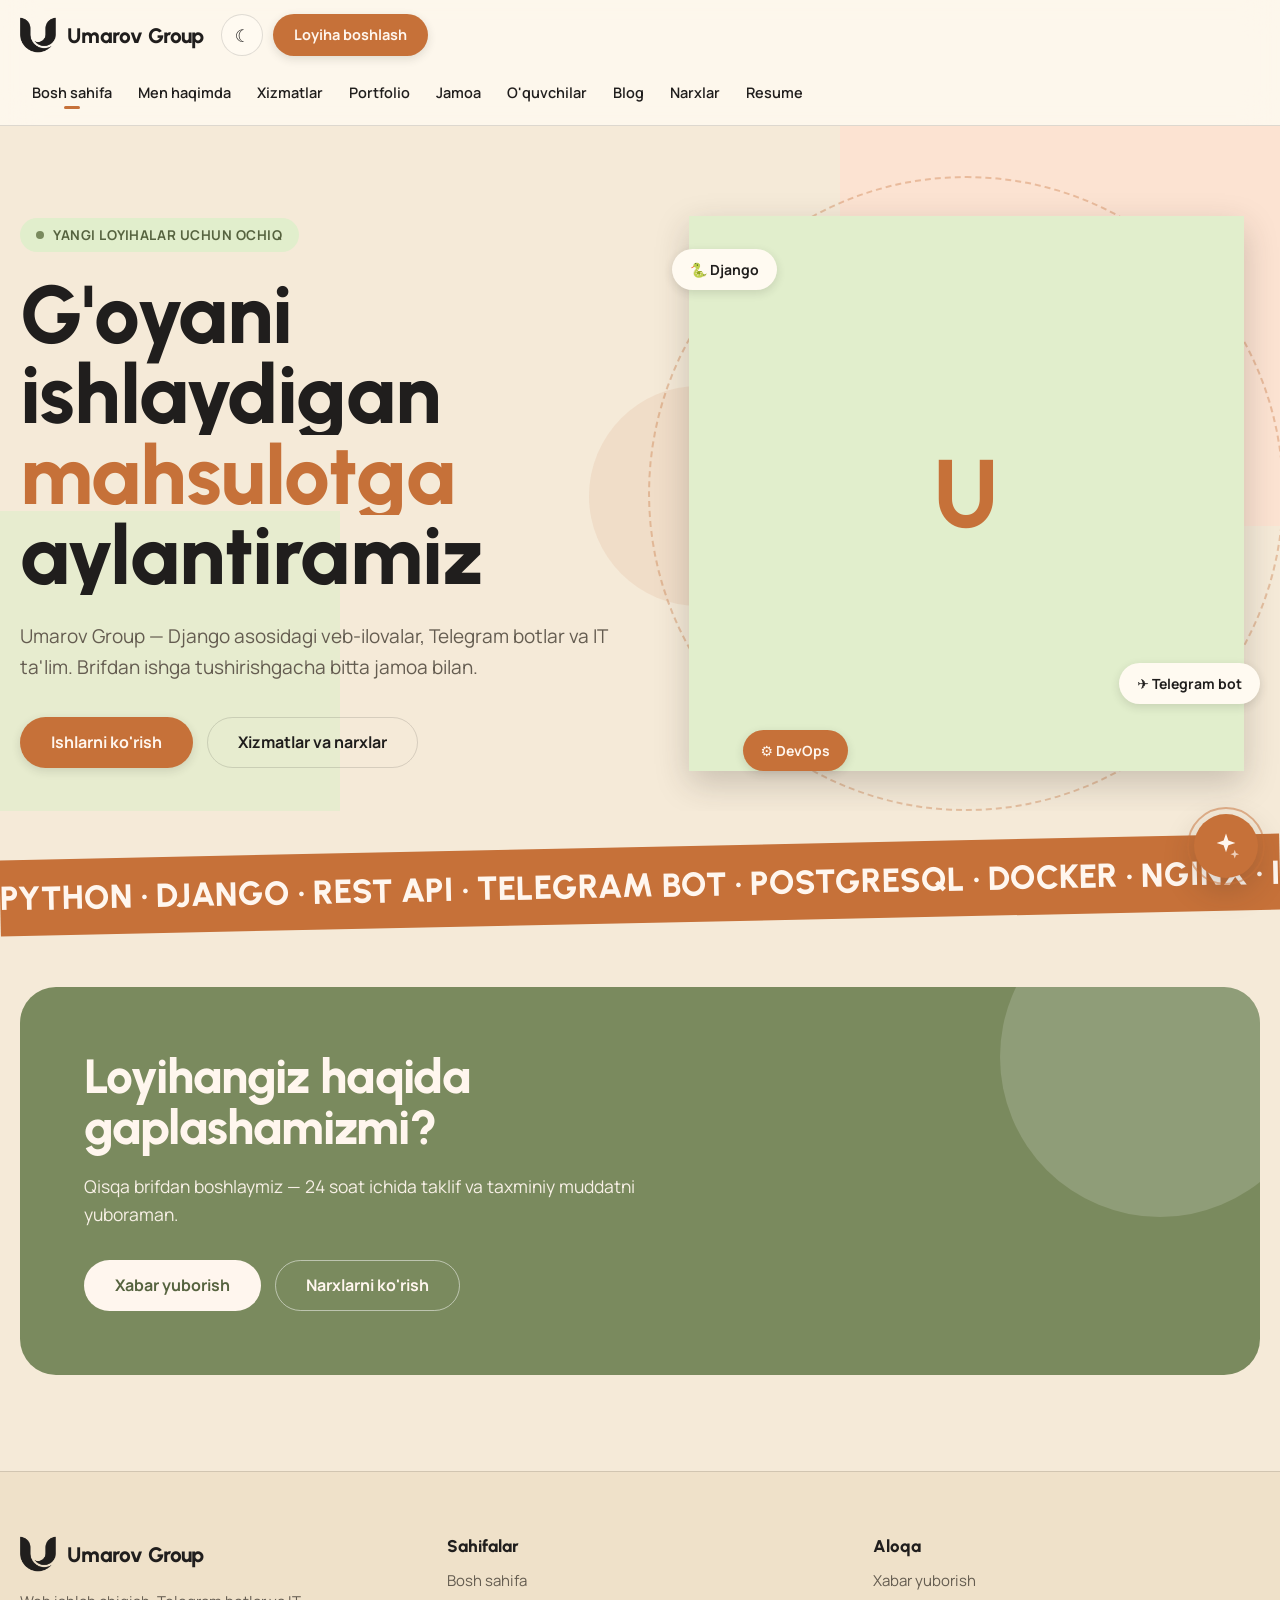
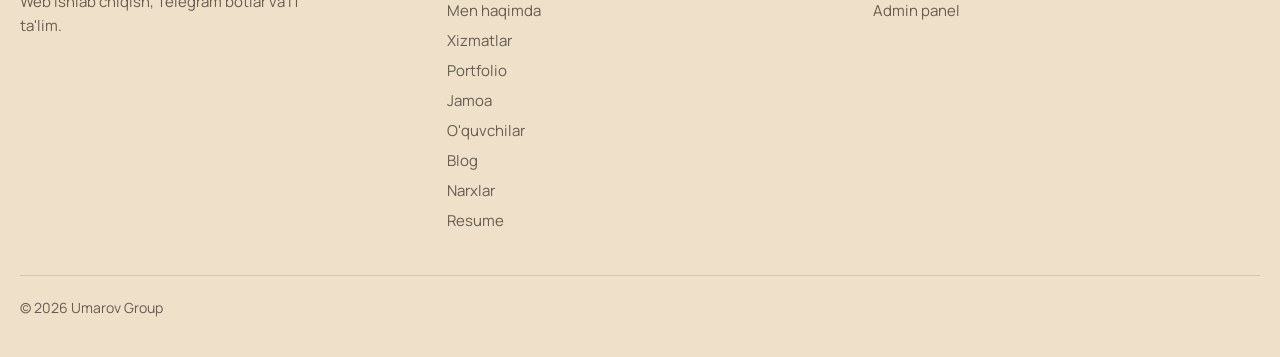
<file: index.html>
<!DOCTYPE html>
<html lang="uz">
<head>
<meta charset="UTF-8">
<meta name="viewport" content="width=device-width, initial-scale=1.0">
<!-- Google Tag Manager (admin panelda yuklanmaydi) -->
<script>if (!/^\/admin(\/|$)/.test(location.pathname)) {(function(w,d,s,l,i){w[l]=w[l]||[];w[l].push({'gtm.start':
new Date().getTime(),event:'gtm.js'});var f=d.getElementsByTagName(s)[0],
j=d.createElement(s),dl=l!='dataLayer'?'&l='+l:'';j.async=true;j.src=
'https://www.googletagmanager.com/gtm.js?id='+i+dl;f.parentNode.insertBefore(j,f);
})(window,document,'script','dataLayer','GTM-KD2JZCNK');}</script>
<!-- End Google Tag Manager -->
<title>Umarov Group</title>
<meta name="description" content="">
<link rel="icon" href="/static/img/favicon.png" type="image/png">
<link rel="apple-touch-icon" href="/static/img/apple-touch-icon.png">
<script>
try { var t = localStorage.getItem("ug-theme"); if (t === "dark" || t === "light") document.documentElement.setAttribute("data-ugtheme", t); } catch (e) {}
</script>
<link rel="preconnect" href="https://fonts.googleapis.com">
<link rel="preconnect" href="https://fonts.gstatic.com" crossorigin>
<link rel="stylesheet" href="https://fonts.googleapis.com/css2?family=Urbanist:wght@500;600;700;800;900&family=Manrope:wght@400;500;600;700;800&display=swap">
<link rel="stylesheet" href="/static/css/style.css">
<link rel="stylesheet" href="/static/css/admin.css">
</head>
<body>
<!-- Google Tag Manager (noscript) -->
<noscript><iframe src="https://www.googletagmanager.com/ns.html?id=GTM-KD2JZCNK"
height="0" width="0" style="display:none;visibility:hidden"></iframe></noscript>
<!-- End Google Tag Manager (noscript) -->
<div id="app-root">
  <p class="ug-boot">Yuklanmoqda...</p>
</div>

<script src="/static/js/api.js"></script>
<script src="/static/js/app.js"></script>
<script src="/static/js/assistant.js"></script>
<script src="/static/js/admin.js"></script>
<script src="/static/js/router.js"></script>
</body>
</html>
</file>
<file: static/css/style.css>
/* Umarov Group — "Organic" dizayn tizimi asosidagi ochiq sayt uslublari.
   Rang, shrift va soyalar :root dagi --pg-* o'zgaruvchilaridan olinadi
   (qorong'i rejim html[data-ugtheme="dark"] orqali). Admin panel uslubi
   alohida — admin.css. */
:root {
  --pg-bg: #f5ead8; --pg-bg2: #efe1c9; --pg-surface: #fffaf1; --pg-ink: #201e1d; --pg-muted: #645c50;
  --pg-line: rgba(32, 30, 29, .14); --pg-accent: #c67139; --pg-accent-ink: #8c491a; --pg-accent-soft: #ffe1d0;
  --pg-accent2: #7a8a5e; --pg-accent2-ink: #56633f; --pg-accent2-soft: #e1eecc;
  --pg-glass: rgba(255, 250, 241, .78); --pg-shadow: 0 12px 32px rgba(46, 43, 37, .22); --pg-shadow-sm: 0 3px 10px rgba(46, 43, 37, .14);
  --pg-onaccent: #fff6ee; --mx: 0; --my: 0; --prog: 0;
  --ug-font-display: "Urbanist", "Manrope", system-ui, sans-serif;
  --ug-font-body: "Manrope", "Urbanist", system-ui, sans-serif;
  --ug-ease: cubic-bezier(.2, .8, .2, 1);
}
html[data-ugtheme="dark"] {
  --pg-bg: #171310; --pg-bg2: #1f1a15; --pg-surface: #241e19; --pg-ink: #f7edde; --pg-muted: #c7bca9;
  --pg-line: rgba(247, 237, 222, .16); --pg-accent: #e8945a; --pg-accent-ink: #ffc6a5; --pg-accent-soft: #3a2617;
  --pg-accent2: #aebf92; --pg-accent2-ink: #ccdbb2; --pg-accent2-soft: #2b3320;
  --pg-glass: rgba(36, 30, 25, .78); --pg-shadow: 0 14px 40px rgba(0, 0, 0, .5); --pg-shadow-sm: 0 3px 12px rgba(0, 0, 0, .4);
  --pg-onaccent: #1b1209;
}

html[data-app="public"] { scroll-behavior: smooth; }
html[data-app="public"] body {
  margin: 0; background: var(--pg-bg); color: var(--pg-ink);
  font-family: var(--ug-font-body); -webkit-font-smoothing: antialiased; overflow-x: hidden;
}
html[data-app="public"] *, html[data-app="public"] *::before, html[data-app="public"] *::after { box-sizing: border-box; }
:where(html[data-app="public"] a) { color: var(--pg-accent-ink); text-decoration: none; transition: color .2s, background-color .2s, border-color .2s, transform .45s var(--ug-ease), box-shadow .45s var(--ug-ease); }
:where(html[data-app="public"] a):hover { color: var(--pg-accent); }
html[data-app="public"] ::selection { background: var(--pg-accent); color: var(--pg-onaccent); }
html[data-app="public"] :focus-visible { outline: 2px solid var(--pg-accent); outline-offset: 3px; }
html[data-app="public"] img { max-width: 100%; display: block; }
.ug-boot { padding: 80px 20px; text-align: center; color: #645c50; font-family: var(--ug-font-body); }

/* ---------- Animatsiyalar ---------- */
[data-reveal] { opacity: 0; transform: translateY(38px) scale(.985); transition: opacity .85s cubic-bezier(.2, .75, .25, 1), transform .85s cubic-bezier(.2, .75, .25, 1); }
[data-reveal="in"] { opacity: 1; transform: none; }
@keyframes ug-rise { 0% { opacity: 0; transform: translateY(120%) rotate(6deg); } 100% { opacity: 1; transform: none; } }
@keyframes ug-float { 0%, 100% { transform: translate3d(0, 0, 0) rotate(0); } 50% { transform: translate3d(0, -26px, 0) rotate(6deg); } }
@keyframes ug-morph { 0%, 100% { border-radius: 58% 42% 44% 56% / 52% 48% 52% 48%; } 33% { border-radius: 42% 58% 62% 38% / 44% 62% 38% 56%; } 66% { border-radius: 50% 50% 36% 64% / 60% 40% 60% 40%; } }
@keyframes ug-spin { to { transform: rotate(360deg); } }
@keyframes ug-marquee { to { transform: translateX(-50%); } }
@keyframes ug-pulse { 0%, 100% { transform: scale(1); opacity: .5; } 50% { transform: scale(1.18); opacity: .18; } }
@media (prefers-reduced-motion: reduce) {
  *, *::before, *::after { animation-duration: .001ms !important; transition-duration: .001ms !important; }
  [data-reveal] { opacity: 1; transform: none; }
}

/* ---------- Qobiq: progress, glow, header ---------- */
.ug-progress { position: fixed; top: 0; left: 0; height: 4px; width: 100%; z-index: 90; pointer-events: none; }
.ug-progress > div { height: 100%; width: calc(var(--prog) * 100%); background: linear-gradient(90deg, var(--pg-accent2), var(--pg-accent)); border-radius: 0 999px 999px 0; }
.ug-glow {
  position: fixed; top: 0; left: 0; width: 520px; height: 520px; margin: -260px 0 0 -260px; border-radius: 50%;
  pointer-events: none; z-index: 1; opacity: .7; filter: blur(24px); transition: opacity .4s;
  background: radial-gradient(circle, color-mix(in srgb, var(--pg-accent) 26%, transparent) 0%, transparent 68%);
}
.ug-shell { position: relative; z-index: 2; min-height: 100vh; background: var(--pg-bg); overflow: hidden; }
.ug-header {
  position: sticky; top: 0; z-index: 50; padding: 14px 20px;
  backdrop-filter: blur(18px); -webkit-backdrop-filter: blur(18px);
  background: var(--pg-glass); border-bottom: 1px solid var(--pg-line);
}
.ug-header-in { max-width: 1280px; margin: 0 auto; display: flex; align-items: center; gap: 18px; flex-wrap: wrap; }
.ug-brand { display: flex; align-items: center; gap: 11px; flex-shrink: 0; }
/* Logotip: PNG niqob (alpha) — rangi CSS'dan olinadi, shuning uchun yorug'/qorong'i rejimda avtomatik moslashadi */
.ug-mark, .ug-logo-mask {
  display: block; flex-shrink: 0; background: var(--pg-ink);
  -webkit-mask: url("/static/img/logo-mark.png") center / contain no-repeat; mask: url("/static/img/logo-mark.png") center / contain no-repeat;
}
.ug-mark { width: 36px; height: 36px; transition: background .25s, transform .5s var(--ug-ease); }
.ug-brand:hover .ug-mark { background: var(--pg-accent); transform: rotate(-8deg) scale(1.08); }
.ug-brand-name { font-family: var(--ug-font-display); font-weight: 800; font-size: 21px; color: var(--pg-ink); letter-spacing: -.01em; }
.ug-nav { display: flex; gap: 2px; flex-wrap: nowrap; overflow-x: auto; scrollbar-width: none; margin-left: auto; align-items: center; min-width: 0; }
.ug-nav::-webkit-scrollbar { display: none; }
.ug-nav a { flex: 0 0 auto; position: relative; padding: 9px 12px; border-radius: 999px; font-size: 14.5px; font-weight: 600; color: var(--pg-ink); }
.ug-nav a:hover { background: var(--pg-accent-soft); color: var(--pg-accent-ink); }
.ug-nav a.active::after { content: ""; position: absolute; left: 50%; bottom: 2px; width: 16px; height: 3px; margin-left: -8px; border-radius: 999px; background: var(--pg-accent); }
.ug-actions { display: flex; gap: 10px; align-items: center; }
.ug-theme-btn {
  width: 42px; height: 42px; border-radius: 999px; border: 1px solid var(--pg-line); background: var(--pg-surface); color: var(--pg-ink);
  cursor: pointer; display: grid; place-items: center; font-size: 17px; font-family: inherit;
}
.ug-theme-btn:hover { background: var(--pg-accent-soft); color: var(--pg-accent-ink); }
@media (max-width: 1360px) { .ug-nav { order: 3; width: 100%; margin-left: 0; } }
@media (max-width: 520px) { .ug-actions .ug-btn-sm { display: none; } .ug-actions { margin-left: auto; } }

/* ---------- Tugmalar va umumiy elementlar ---------- */
.ug-btn { display: inline-block; padding: 15px 30px; border-radius: 999px; font-weight: 700; font-size: 16px; cursor: pointer; font-family: inherit; border: 1.5px solid transparent; text-align: center; line-height: 1.2; }
.ug-btn-sm { padding: 11px 20px; font-size: 14.5px; white-space: nowrap; }
.ug-btn-primary { background: var(--pg-accent); color: var(--pg-onaccent); box-shadow: var(--pg-shadow-sm); }
html[data-app="public"] .ug-btn-primary:hover { background: var(--pg-accent-ink); color: var(--pg-onaccent); }
.ug-btn-ghost { border-color: var(--pg-line); color: var(--pg-ink); background: transparent; }
html[data-app="public"] .ug-btn-ghost:hover { background: var(--pg-accent-soft); color: var(--pg-accent-ink); }
.ug-btn-on { background: var(--pg-onaccent); color: var(--pg-accent2-ink); }
html[data-app="public"] .ug-btn-on:hover { background: var(--pg-accent); color: var(--pg-onaccent); }
.ug-btn-line-on { border-color: rgba(255, 255, 255, .5); color: var(--pg-onaccent); }
html[data-app="public"] .ug-btn-line-on:hover { background: rgba(255, 255, 255, .14); color: var(--pg-onaccent); }
.ug-btn-block { display: block; width: 100%; }
.ug-eyebrow { font-size: 13.5px; font-weight: 700; letter-spacing: .14em; text-transform: uppercase; color: var(--pg-accent2-ink); }
.ug-h1, .ug-h2, .ug-cta-in h2 { letter-spacing: -.02em; }
.ug-h1 { font-family: var(--ug-font-display); font-weight: 800; font-size: clamp(36px, 5.6vw, 76px); margin: 12px 0 0; line-height: 1.02; text-wrap: balance; }
.ug-h2 { font-family: var(--ug-font-display); font-weight: 800; font-size: clamp(30px, 4vw, 54px); margin: 10px 0 0; line-height: 1.05; }
.ug-h3 { font-family: var(--ug-font-display); font-weight: 800; line-height: 1.2; margin: 0; }
.ug-lead { font-size: 18px; line-height: 1.62; color: var(--pg-muted); max-width: 58ch; margin: 22px 0 0; }
.ug-muted { color: var(--pg-muted); }
.ug-sec { padding: 0 20px 92px; }
.ug-page-sec { padding: clamp(44px, 6vw, 84px) 20px 96px; }
.ug-w { max-width: 1280px; margin: 0 auto; }
.ug-w1180 { max-width: 1180px; } .ug-w1080 { max-width: 1080px; } .ug-w960 { max-width: 960px; } .ug-w940 { max-width: 940px; } .ug-w760 { max-width: 760px; }
.ug-sec-head { display: flex; justify-content: space-between; align-items: flex-end; gap: 24px; flex-wrap: wrap; margin-bottom: 46px; }
.ug-pill-link { font-weight: 700; font-size: 15px; padding: 12px 22px; border-radius: 999px; border: 1.5px solid var(--pg-line); color: var(--pg-ink); }
html[data-app="public"] .ug-pill-link:hover { background: var(--pg-accent-soft); color: var(--pg-accent-ink); }
.ug-back { font-weight: 700; font-size: 14.5px; }
.ug-tag { display: inline-block; padding: 6px 14px; border-radius: 999px; background: var(--pg-accent2-soft); color: var(--pg-accent2-ink); font-size: 12.5px; font-weight: 700; }
.ug-tag-accent { background: var(--pg-accent-soft); color: var(--pg-accent-ink); }
.ug-tags { display: flex; flex-wrap: wrap; gap: 8px; }
.ug-grid { display: grid; gap: 22px; grid-template-columns: repeat(auto-fit, minmax(var(--min, 280px), 1fr)); }
.ug-card { border-radius: 28px; background: var(--pg-surface); border: 1px solid var(--pg-line); }
.ug-lift { transition: transform .45s var(--ug-ease), box-shadow .45s var(--ug-ease); }
.ug-lift:hover { transform: translateY(-10px); box-shadow: var(--pg-shadow); }
.ug-empty { padding: 40px 0; color: var(--pg-muted); font-size: 17px; }

/* ---------- Bosh sahifa: hero ---------- */
.ug-hero { position: relative; padding: clamp(48px, 7vw, 104px) 20px 40px; overflow: hidden; }
.ug-hero-bg { position: absolute; inset: 0; pointer-events: none; overflow: hidden; }
.ug-blob { position: absolute; }
.ug-blob-1 { top: -120px; right: -80px; width: 520px; height: 520px; background: var(--pg-accent-soft); opacity: .75; animation: ug-morph 18s ease-in-out infinite; transform: translate3d(calc(var(--mx) * 26px), calc(var(--my) * 20px), 0); }
.ug-blob-2 { bottom: -160px; left: -120px; width: 460px; height: 460px; background: var(--pg-accent2-soft); opacity: .7; animation: ug-morph 24s ease-in-out infinite reverse; transform: translate3d(calc(var(--mx) * -22px), calc(var(--my) * -16px), 0); }
.ug-blob-3 { top: 38%; left: 46%; width: 220px; height: 220px; border-radius: 50%; background: var(--pg-accent); opacity: .1; animation: ug-pulse 9s ease-in-out infinite; }
.ug-hero-grid { position: relative; max-width: 1280px; margin: 0 auto; display: grid; grid-template-columns: repeat(auto-fit, minmax(320px, 1fr)); gap: clamp(32px, 5vw, 72px); align-items: center; }
.ug-badge { display: inline-flex; align-items: center; gap: 9px; padding: 8px 16px; border-radius: 999px; background: var(--pg-accent2-soft); color: var(--pg-accent2-ink); font-size: 13.5px; font-weight: 700; letter-spacing: .04em; text-transform: uppercase; }
.ug-badge i { width: 8px; height: 8px; border-radius: 50%; background: var(--pg-accent2); animation: ug-pulse 2.4s ease-in-out infinite; }
.ug-hero h1 { font-family: var(--ug-font-display); font-weight: 800; font-size: clamp(42px, 6.4vw, 92px); line-height: .98; margin: 22px 0 0; letter-spacing: -.01em; text-wrap: balance; }
.ug-line { display: block; overflow: hidden; }
.ug-line > span { display: inline-block; animation: ug-rise .9s cubic-bezier(.16, 1, .3, 1) both; }
.ug-line:nth-child(2) > span { animation-delay: .12s; color: var(--pg-accent); }
.ug-line:nth-child(3) > span { animation-delay: .24s; }
.ug-hero-lead { max-width: 52ch; margin: 26px 0 0; font-size: clamp(16px, 1.5vw, 19px); line-height: 1.62; color: var(--pg-muted); }
.ug-hero-cta { display: flex; gap: 14px; flex-wrap: wrap; margin-top: 34px; }
.ug-stats { display: flex; gap: clamp(22px, 4vw, 54px); flex-wrap: wrap; margin-top: 48px; }
.ug-stat b { display: block; font-family: var(--ug-font-display); font-weight: 800; font-size: clamp(30px, 3.4vw, 44px); color: var(--pg-accent); }
.ug-stat:nth-child(2) b { color: var(--pg-accent2); }
.ug-stat:nth-child(3) b { color: var(--pg-ink); }
.ug-stat span { font-size: 13.5px; color: var(--pg-muted); font-weight: 600; letter-spacing: .04em; text-transform: uppercase; }
.ug-hero-art { position: relative; display: grid; place-items: center; min-height: 520px; }
.ug-ring { position: absolute; width: min(645px, 108%); aspect-ratio: 1; border: 2px dashed var(--pg-accent); opacity: .35; border-radius: 50%; animation: ug-spin 34s linear infinite; }
.ug-avatar-blob {
  position: relative; width: min(555px, 100%); aspect-ratio: 1; overflow: hidden; background: var(--pg-accent2-soft);
  animation: ug-morph 20s ease-in-out infinite; box-shadow: var(--pg-shadow); transform: translate3d(calc(var(--mx) * -14px), calc(var(--my) * -12px), 0);
  display: grid; place-items: center; font-family: var(--ug-font-display); font-weight: 800; font-size: 96px; color: var(--pg-accent);
}
.ug-avatar-blob img, .ug-person-photo img, .ug-student-photo img { width: 100%; height: 100%; object-fit: cover; filter: saturate(.72) contrast(.94); }
.ug-chip { position: absolute; padding: 11px 18px; border-radius: 999px; background: var(--pg-surface); box-shadow: var(--pg-shadow-sm); font-weight: 700; font-size: 14px; }
.ug-chip-1 { top: 6%; left: 0; animation: ug-float 7s ease-in-out infinite; transform: translate3d(calc(var(--mx) * 34px), calc(var(--my) * 24px), 0); }
.ug-chip-2 { bottom: 12%; right: 0; animation: ug-float 9s ease-in-out 1.2s infinite; transform: translate3d(calc(var(--mx) * -30px), calc(var(--my) * -20px), 0); }
.ug-chip-3 { bottom: 0; left: 12%; background: var(--pg-accent); color: var(--pg-onaccent); animation: ug-float 8s ease-in-out .6s infinite; }
.ug-marquee { overflow: hidden; background: var(--pg-accent); color: var(--pg-onaccent); padding: 18px 0; transform: rotate(-1.2deg); margin: 36px 0 64px; }
.ug-marquee-track { display: flex; width: max-content; animation: ug-marquee 26s linear infinite; }
.ug-marquee-track span { font-family: var(--ug-font-display); font-weight: 800; font-size: clamp(22px, 2.6vw, 34px); white-space: nowrap; padding-right: 36px; }

/* ---------- Kartalar: xizmat, loyiha, blog ---------- */
.ug-service { padding: 34px 28px 30px; box-shadow: var(--pg-shadow-sm); }
.ug-num { display: grid; place-items: center; width: 54px; height: 54px; border-radius: 50%; background: var(--pg-accent-soft); color: var(--pg-accent-ink); font-family: var(--ug-font-display); font-weight: 800; font-size: 21px; }
.ug-service-lg { padding: 36px 30px; }
.ug-service-lg .ug-num { width: 56px; height: 56px; background: var(--pg-accent); color: var(--pg-onaccent); }
.ug-service h3 { font-size: 22px; margin: 20px 0 10px; }
.ug-service p { margin: 0; font-size: 15.5px; line-height: 1.6; color: var(--pg-muted); }
.ug-service .ug-more { display: inline-block; margin-top: 18px; font-weight: 700; font-size: 14.5px; }
.ug-project { display: block; overflow: hidden; color: inherit; }
.ug-project-cover { aspect-ratio: 4/3; overflow: hidden; background: var(--pg-accent2-soft); }
.ug-project-cover img { width: 100%; height: 100%; object-fit: cover; filter: saturate(.78) contrast(.95); transition: transform .7s var(--ug-ease); }
.ug-project:hover .ug-project-cover img { transform: scale(1.05); }
.ug-project-body { padding: 24px 26px 28px; }
.ug-project h3 { font-size: 23px; margin: 14px 0 8px; color: var(--pg-ink); }
.ug-project p { margin: 0; font-size: 15px; line-height: 1.55; color: var(--pg-muted); }
.ug-post { display: flex; flex-direction: column; gap: 14px; padding: 28px; color: inherit; }
.ug-meta { font-size: 13px; font-weight: 700; color: var(--pg-accent-ink); letter-spacing: .06em; text-transform: uppercase; }
.ug-post h3 { font-size: 21px; color: var(--pg-ink); line-height: 1.25; }
.ug-post p { margin: 0; font-size: 15px; line-height: 1.6; color: var(--pg-muted); }
.ug-post-row { display: grid; grid-template-columns: repeat(auto-fit, minmax(220px, 1fr)); gap: 26px; align-items: center; padding: 24px; color: inherit; }
.ug-post-row:hover { transform: translateY(-6px); }
.ug-post-cover { aspect-ratio: 16/10; border-radius: 20px; overflow: hidden; background: var(--pg-accent-soft); }
.ug-post-cover img { width: 100%; height: 100%; object-fit: cover; filter: saturate(.78); }
.ug-post-row h2 { font-family: var(--ug-font-display); font-weight: 800; font-size: 26px; margin: 12px 0 10px; color: var(--pg-ink); line-height: 1.22; }
.ug-post-row p { margin: 0; font-size: 15.5px; line-height: 1.62; color: var(--pg-muted); }
.ug-cta-band { max-width: 1280px; margin: 0 auto; border-radius: 36px; background: var(--pg-accent2); color: var(--pg-onaccent); padding: clamp(38px, 5vw, 72px); position: relative; overflow: hidden; }
.ug-cta-band::before { content: ""; position: absolute; top: -90px; right: -60px; width: 320px; height: 320px; border-radius: 50%; background: rgba(255, 255, 255, .16); animation: ug-float 11s ease-in-out infinite; }
.ug-cta-in { position: relative; max-width: 640px; }
.ug-cta-in h2 { font-family: var(--ug-font-display); font-weight: 800; font-size: clamp(28px, 3.8vw, 48px); margin: 0; line-height: 1.08; }
.ug-cta-in p { font-size: 17.5px; line-height: 1.6; margin: 18px 0 32px; opacity: .94; }

/* ---------- Ichki sahifalar ---------- */
.ug-about-hero { display: flex; gap: clamp(28px, 5vw, 64px); align-items: center; flex-wrap: wrap; margin-top: 24px; }
.ug-about-text { flex: 1 1 380px; min-width: 0; }
.ug-about-text p { font-size: 16.5px; line-height: 1.7; color: var(--pg-muted); max-width: 60ch; margin: 0 0 18px; }
.ug-about-text p:first-child { font-size: clamp(17px, 1.6vw, 21px); line-height: 1.6; }
.ug-chips { display: flex; gap: 10px; flex-wrap: wrap; margin-top: 26px; }
.ug-chips .ug-tag { padding: 8px 16px; font-size: 14px; }
.ug-inside { padding: 28px; }
.ug-inside h3 { font-size: 20px; margin: 0 0 12px; }
.ug-inside p { margin: 0; font-size: 15.5px; line-height: 1.6; color: var(--pg-muted); }
.ug-inside ul { margin: 0; padding-left: 18px; color: var(--pg-muted); line-height: 1.7; font-size: 15.5px; }
.ug-timeline { position: relative; padding-left: 34px; border-left: 2px dashed var(--pg-accent); }
.ug-tl-item { position: relative; padding-bottom: 38px; }
.ug-tl-item::before { content: ""; position: absolute; left: -43px; top: 4px; width: 18px; height: 18px; border-radius: 50%; background: var(--pg-accent); box-shadow: 0 0 0 6px var(--pg-bg); }
.ug-tl-item h3 { font-size: 22px; margin: 12px 0 8px; }
.ug-tl-item p { margin: 0; font-size: 15.5px; line-height: 1.65; color: var(--pg-muted); max-width: 60ch; }
.ug-filters { display: flex; gap: 10px; flex-wrap: wrap; margin: 30px 0 42px; align-items: center; }
.ug-filter { padding: 10px 20px; border-radius: 999px; border: 1.5px solid var(--pg-line); background: var(--pg-surface); color: var(--pg-ink); font-weight: 700; font-size: 14.5px; cursor: pointer; font-family: inherit; }
.ug-filter:hover { background: var(--pg-accent-soft); color: var(--pg-accent-ink); }
.ug-filter.active { background: var(--pg-accent); color: var(--pg-onaccent); border-color: var(--pg-accent); }
.ug-search { margin-left: auto; width: auto; flex: 1 1 220px; max-width: 340px; }
.ug-project-detail .ug-cover { border-radius: 32px; overflow: hidden; box-shadow: var(--pg-shadow); }
.ug-project-detail .ug-cover img, .ug-post-detail .ug-cover img { width: 100%; filter: saturate(.8) contrast(.95); }
.ug-gallery { display: grid; gap: 22px; margin-top: 40px; }
.ug-gallery img { width: 100%; border-radius: 24px; box-shadow: var(--pg-shadow-sm); filter: saturate(.85); }
.ug-body { font-size: 16.5px; line-height: 1.75; color: var(--pg-ink); margin: 36px 0 0; }
.ug-post-detail .ug-body { font-size: 17.5px; line-height: 1.78; margin-top: 34px; }
.ug-post-detail .ug-cover { border-radius: 28px; overflow: hidden; box-shadow: var(--pg-shadow-sm); }
.ug-detail-actions { display: flex; gap: 12px; flex-wrap: wrap; margin-top: 34px; }
.ug-skills { display: grid; gap: 26px; }
.ug-skill-top { display: flex; justify-content: space-between; gap: 16px; align-items: baseline; margin-bottom: 10px; font-weight: 700; font-size: 16.5px; }
.ug-skill-top em { font-family: var(--ug-font-display); font-weight: 800; font-style: normal; color: var(--pg-accent); }
.ug-bar { height: 12px; border-radius: 999px; background: var(--pg-accent-soft); overflow: hidden; }
.ug-bar > div { height: 100%; width: 0; border-radius: 999px; background: linear-gradient(90deg, var(--pg-accent2), var(--pg-accent)); transition: width 1.4s var(--ug-ease); }
.ug-exp { padding: 26px 28px; border-radius: 24px; background: var(--pg-surface); border: 1px solid var(--pg-line); }
.ug-exp span { font-size: 13px; font-weight: 700; color: var(--pg-accent-ink); }
.ug-exp h3 { font-size: 21px; margin: 8px 0; }
.ug-exp p { margin: 0; font-size: 15.5px; line-height: 1.6; color: var(--pg-muted); }
.ug-plan { padding: 38px 32px; border-radius: 32px; box-shadow: var(--pg-shadow-sm); }
.ug-plan h3 { font-size: 24px; margin: 0 0 6px; }
.ug-plan > p { margin: 0 0 20px; font-size: 15px; color: var(--pg-muted); line-height: 1.55; }
.ug-price { font-family: var(--ug-font-display); font-weight: 800; font-size: clamp(30px, 3.4vw, 42px); color: var(--pg-accent); line-height: 1; }
.ug-feats { display: grid; gap: 10px; margin: 26px 0 28px; }
.ug-feats div { display: flex; gap: 10px; align-items: flex-start; font-size: 15.5px; line-height: 1.5; }
.ug-feats i { font-style: normal; color: var(--pg-accent2-ink); font-weight: 800; }
.ug-contact-grid { display: grid; grid-template-columns: repeat(auto-fit, minmax(300px, 1fr)); gap: 48px; }
.ug-contact-list { display: grid; gap: 14px; margin-top: 32px; }
.ug-contact-row { display: flex; gap: 14px; align-items: center; padding: 16px 20px; border-radius: 22px; background: var(--pg-surface); border: 1px solid var(--pg-line); }
.ug-contact-row > span { width: 42px; height: 42px; border-radius: 50%; background: var(--pg-accent-soft); color: var(--pg-accent-ink); display: grid; place-items: center; font-size: 18px; flex-shrink: 0; }
.ug-contact-row small { display: block; font-size: 12px; font-weight: 700; letter-spacing: .08em; text-transform: uppercase; color: var(--pg-muted); }
.ug-contact-row b { font-size: 16px; font-weight: 600; word-break: break-word; }
.ug-socials { display: flex; gap: 10px; flex-wrap: wrap; margin-top: 22px; }
.ug-socials a { width: 44px; height: 44px; border-radius: 50%; display: grid; place-items: center; background: var(--pg-surface); border: 1px solid var(--pg-line); color: var(--pg-ink); }
.ug-socials a:hover { background: var(--pg-accent); color: var(--pg-onaccent); border-color: var(--pg-accent); transform: translateY(-3px); }
.ug-socials svg { width: 19px; height: 19px; }
.ug-form-card { padding: 36px 32px; border-radius: 32px; background: var(--pg-surface); border: 1px solid var(--pg-line); box-shadow: var(--pg-shadow-sm); }
.ug-form-card h2 { font-family: var(--ug-font-display); font-weight: 800; font-size: 24px; margin: 0 0 20px; }
.ug-form { display: grid; gap: 14px; }
.ug-input, .ug-textarea { padding: 14px 20px; border-radius: 999px; border: 1.5px solid var(--pg-line); background: var(--pg-bg); color: var(--pg-ink); font-family: inherit; font-size: 15.5px; width: 100%; }
.ug-textarea { border-radius: 22px; padding: 16px 20px; resize: vertical; }
.ug-input::placeholder, .ug-textarea::placeholder { color: var(--pg-muted); opacity: .8; }
.ug-input:focus, .ug-textarea:focus { outline: none; border-color: var(--pg-accent); box-shadow: 0 0 0 3px var(--pg-accent-soft); }
.ug-form-msg { margin: 16px 0 0; font-size: 14.5px; color: var(--pg-accent2-ink); font-weight: 600; min-height: 1em; }
.ug-comments { display: grid; gap: 14px; margin: 30px 0 0; }
.ug-comment { padding: 18px 22px; border-radius: 22px; background: var(--pg-surface); border: 1px solid var(--pg-line); }
.ug-comment b { font-weight: 700; margin-right: 10px; }
.ug-comment small { color: var(--pg-muted); font-size: 13px; }
.ug-comment p { margin: 8px 0 0; line-height: 1.6; color: var(--pg-ink); }
.ug-comment-box { margin-top: 56px; padding: 32px; border-radius: 28px; background: var(--pg-surface); border: 1px solid var(--pg-line); }
.ug-comment-box h3 { font-size: 22px; margin: 0 0 18px; }

/* ---------- Jamoa va o'quvchilar ---------- */
.ug-person { padding: 30px 26px 26px; display: flex; flex-direction: column; gap: 6px; position: relative; }
.ug-person-photo, .ug-student-photo {
  width: 104px; height: 104px; overflow: hidden; background: var(--pg-accent2-soft); animation: ug-morph 16s ease-in-out infinite;
  display: grid; place-items: center; font-size: 34px; margin-bottom: 14px; box-shadow: 0 0 0 4px color-mix(in srgb, var(--c, var(--pg-accent)) 32%, transparent);
}
.ug-person h3, .ug-student h3 { font-size: 21px; }
.ug-role { font-size: 14px; font-weight: 700; color: var(--pg-accent-ink); }
.ug-person p { margin: 6px 0 0; font-size: 14.5px; line-height: 1.55; color: var(--pg-muted); }
.ug-person .ug-tags, .ug-student .ug-tags { margin: 8px 0 4px; }
.ug-person-foot { margin-top: auto; padding-top: 16px; display: flex; align-items: center; justify-content: space-between; gap: 10px; }
.ug-person-foot .ug-socials { margin: 0; gap: 8px; }
.ug-person-foot .ug-socials a { width: 36px; height: 36px; }
.ug-person-foot .ug-socials svg { width: 16px; height: 16px; }
.ug-go { width: 40px; height: 40px; border-radius: 50%; display: grid; place-items: center; background: var(--c, var(--pg-accent)); color: #fff6ee; flex-shrink: 0; }
html[data-app="public"] .ug-go:hover { color: #fff6ee; transform: translateX(3px) scale(1.06); }
.ug-go svg { width: 18px; height: 18px; }
.ug-badge-ico { position: absolute; top: 22px; right: 22px; width: 38px; height: 38px; border-radius: 12px; display: grid; place-items: center; background: var(--c, var(--pg-accent)); color: #fff6ee; box-shadow: var(--pg-shadow-sm); }
.ug-badge-ico svg { width: 19px; height: 19px; }
.ug-student { padding: 26px 22px; display: flex; flex-direction: column; gap: 4px; }
.ug-student .ug-role { color: var(--c, var(--pg-accent-ink)); filter: brightness(.82); }
.ug-student-meta { font-size: 13.5px; color: var(--pg-muted); line-height: 1.6; margin: 8px 0 14px; }
.ug-student .ug-btn { margin-top: auto; padding: 10px 18px; font-size: 14px; background: var(--c, var(--pg-accent)); color: #fff6ee; }
.ug-student.hidden { display: none; }

/* ---------- 3D ko'nikmalar kubi ---------- */
.ug-cube-wrap { --cube-size: 230px; width: var(--cube-size); flex: 0 0 auto; margin: 0 auto; display: flex; flex-direction: column; align-items: center; gap: 22px; }
.ug-cube-scene { position: relative; width: var(--cube-size); height: var(--cube-size); perspective: 1100px; touch-action: none; transition: transform .25s var(--ug-ease); }
.ug-cube-scene:hover { transform: scale(1.045); }
.ug-cube-scene::after { content: ""; position: absolute; z-index: -1; left: 50%; bottom: -26px; transform: translateX(-50%); width: 70%; height: calc(var(--cube-size) * .12); background: radial-gradient(ellipse at center, rgba(46, 43, 37, .38), transparent 72%); filter: blur(3px); }
.ug-cube { width: 100%; height: 100%; position: relative; transform-style: preserve-3d; cursor: grab; will-change: transform; user-select: none; }
.ug-cube.grabbing { cursor: grabbing; }
.ug-face { position: absolute; width: var(--cube-size); height: var(--cube-size); border-radius: 26px; transform-style: preserve-3d; border: 1.5px solid rgba(255, 246, 238, .5); box-shadow: 0 0 22px color-mix(in srgb, var(--pg-accent) 30%, transparent), inset 0 0 30px rgba(0, 0, 0, .18); }
.ug-face-in { position: absolute; inset: 0; transform: translateZ(9px); display: flex; flex-direction: column; align-items: center; justify-content: center; gap: 8px; padding: 16px; text-align: center; color: #fff6ee; transition: transform .3s var(--ug-ease); }
.ug-cube-scene:hover .ug-face-in { transform: translateZ(18px) scale(1.05); }
.ug-face-ico { width: 40px; height: 40px; filter: drop-shadow(0 3px 8px rgba(0, 0, 0, .35)); }
.ug-face-ico svg { width: 100%; height: 100%; }
.ug-face h4 { font-family: var(--ug-font-display); font-weight: 800; font-size: 18px; margin: 0; }
.ug-face p { margin: 0; font-size: 10.5px; line-height: 1.5; opacity: .92; }
.ug-face-top { background: linear-gradient(160deg, #d67f48, #8c491a); transform: rotateX(90deg) translateZ(calc(var(--cube-size) / 2)); }
.ug-face-left { background: linear-gradient(160deg, #8fa073, #3d472b); transform: rotateY(-90deg) translateZ(calc(var(--cube-size) / 2)); }
.ug-face-front { background: linear-gradient(160deg, #b2622d, #643312); transform: translateZ(calc(var(--cube-size) / 2)); }
.ug-face-right { background: linear-gradient(160deg, #728157, #272e1b); transform: rotateY(90deg) translateZ(calc(var(--cube-size) / 2)); }
.ug-face-back { background: linear-gradient(160deg, #c67139, #402310); transform: rotateY(180deg) translateZ(calc(var(--cube-size) / 2)); }
.ug-face-bottom { background: linear-gradient(160deg, #82796a, #2e2b25); transform: rotateX(-90deg) translateZ(calc(var(--cube-size) / 2)); }

/* ---------- Footer ---------- */
.ug-footer { border-top: 1px solid var(--pg-line); background: var(--pg-bg2); padding: 64px 20px 40px; }
.ug-footer-grid { max-width: 1280px; margin: 0 auto; display: grid; grid-template-columns: repeat(auto-fit, minmax(220px, 1fr)); gap: 40px; }
.ug-footer p { margin: 18px 0 0; font-size: 15px; line-height: 1.6; color: var(--pg-muted); max-width: 32ch; }
.ug-footer h4 { font-family: var(--ug-font-display); font-weight: 800; font-size: 17px; margin: 0 0 14px; }
.ug-footer-links { display: grid; gap: 9px; }
.ug-footer-links a, .ug-footer-links span { font-size: 15px; color: var(--pg-muted); }
.ug-footer-links a:hover { color: var(--pg-accent); }
.ug-footer-bottom { max-width: 1280px; margin: 44px auto 0; padding-top: 22px; border-top: 1px solid var(--pg-line); display: flex; justify-content: space-between; gap: 16px; flex-wrap: wrap; font-size: 14px; color: var(--pg-muted); }

@media (max-width: 640px) {
  .ug-cube-wrap { --cube-size: 170px; }
  .ug-face p { display: none; }
  .ug-header { padding: 12px 14px; }
  .ug-search { margin-left: 0; width: 100%; }
  .ug-marquee { margin: 24px 0 44px; }
}

/* ---------- AI yordamchi vidjeti ---------- */
@keyframes ug-ai-pop { 0% { opacity: 0; transform: translateY(16px) scale(.88); } 60% { opacity: 1; transform: translateY(-3px) scale(1.02); } 100% { opacity: 1; transform: none; } }
@keyframes ug-ai-out { to { opacity: 0; transform: translateY(10px) scale(.94); } }
@keyframes ug-ai-msg { 0% { opacity: 0; transform: translateY(14px) scale(.97); } 100% { opacity: 1; transform: none; } }
@keyframes ug-ai-dot { 0%, 60%, 100% { transform: translateY(0); opacity: .45; } 30% { transform: translateY(-5px); opacity: 1; } }
@keyframes ug-ai-bob { 0%, 100% { transform: translateY(0); } 50% { transform: translateY(-5px); } }
.ug-ai [hidden] { display: none !important; }
.ug-ai { position: fixed; right: 22px; bottom: 22px; z-index: 70; display: flex; flex-direction: column; align-items: flex-end; gap: 14px; pointer-events: none; font-family: var(--ug-font-body); }
.ug-ai > * { pointer-events: auto; }
.ug-ai button, .ug-ai textarea { font-family: inherit; }

.ug-ai-fab {
  position: relative; width: 64px; height: 64px; border-radius: 50%; border: none; cursor: pointer; padding: 0;
  background: var(--pg-accent); color: var(--pg-onaccent); box-shadow: var(--pg-shadow); display: grid; place-items: center;
  animation: ug-ai-bob 4.5s ease-in-out infinite; transition: background .25s, transform .4s var(--ug-ease);
}
.ug-ai-fab:hover { background: var(--pg-accent-ink); transform: scale(1.08); }
.ug-ai-fab-ring { position: absolute; inset: -7px; border-radius: 50%; border: 2px solid var(--pg-accent); opacity: .5; animation: ug-pulse 3.2s ease-in-out infinite; pointer-events: none; }
.ug-ai-fab-ico { width: 30px; height: 30px; display: block; transition: transform .5s var(--ug-ease); }
.ug-ai-fab-ico svg { width: 100%; height: 100%; display: block; }
.ug-ai-fab:hover .ug-ai-fab-ico { transform: rotate(18deg) scale(1.08); }
.ug-ai-open .ug-ai-fab { animation: none; }
.ug-ai-open .ug-ai-fab-ico { transform: rotate(90deg) scale(.9); }

.ug-ai-nudge { position: relative; max-width: min(280px, calc(100vw - 110px)); background: var(--pg-surface); border: 1px solid var(--pg-line); border-radius: 22px 22px 6px 22px; box-shadow: var(--pg-shadow); transform-origin: bottom right; }
.ug-ai-nudge-in { animation: ug-ai-pop .6s var(--ug-ease) both; }
.ug-ai-nudge-out { animation: ug-ai-out .3s ease forwards; }
.ug-ai-nudge-text { display: block; width: 100%; padding: 13px 38px 13px 17px; border: none; background: transparent; cursor: pointer; text-align: left; font-size: 15px; line-height: 1.45; font-weight: 600; color: var(--pg-ink); border-radius: inherit; }
.ug-ai-nudge-text:hover { color: var(--pg-accent-ink); }
.ug-ai-nudge-x { position: absolute; top: 7px; right: 7px; width: 26px; height: 26px; border: none; border-radius: 50%; background: transparent; color: var(--pg-muted); cursor: pointer; display: grid; place-items: center; padding: 0; }
.ug-ai-nudge-x:hover { background: var(--pg-accent-soft); color: var(--pg-accent-ink); }
.ug-ai-nudge-x svg { width: 13px; height: 13px; }

.ug-ai-panel {
  width: min(396px, calc(100vw - 32px)); height: min(610px, calc(100dvh - 128px)); display: flex; flex-direction: column;
  background: var(--pg-surface); border: 1px solid var(--pg-line); border-radius: 28px; box-shadow: var(--pg-shadow); overflow: hidden;
  transform-origin: bottom right; opacity: 0; transform: translateY(22px) scale(.92);
  transition: opacity .4s var(--ug-ease), transform .5s var(--ug-ease);
}
.ug-ai-open .ug-ai-panel { opacity: 1; transform: none; }
.ug-ai-head { position: relative; display: flex; align-items: center; gap: 12px; padding: 16px 16px 16px 18px; background: var(--pg-accent-ink); color: var(--pg-onaccent); overflow: hidden; flex-shrink: 0; }
.ug-ai-head::after { content: ""; position: absolute; right: -40px; top: -50px; width: 150px; height: 150px; background: var(--pg-accent); opacity: .5; animation: ug-morph 16s ease-in-out infinite; pointer-events: none; }
.ug-ai-head > * { position: relative; z-index: 1; }
.ug-ai-avatar { width: 42px; height: 42px; border-radius: 50%; display: grid; place-items: center; flex-shrink: 0; background: color-mix(in srgb, var(--pg-onaccent) 20%, transparent); }
.ug-ai-avatar .ug-logo-mask { width: 24px; height: 24px; background: var(--pg-onaccent); }
.ug-ai-title { flex: 1; min-width: 0; display: flex; flex-direction: column; gap: 2px; }
.ug-ai-title b { font-family: var(--ug-font-display); font-weight: 800; font-size: 18px; letter-spacing: .2px; }
.ug-ai-title span { display: flex; align-items: center; gap: 7px; font-size: 12.5px; font-weight: 600; opacity: .92; }
.ug-ai-title i { width: 8px; height: 8px; border-radius: 50%; background: var(--pg-accent2-soft); flex-shrink: 0; animation: ug-pulse 2.4s ease-in-out infinite; }
.ug-ai-x { width: 34px; height: 34px; border-radius: 50%; border: none; cursor: pointer; display: grid; place-items: center; padding: 0; background: color-mix(in srgb, var(--pg-onaccent) 16%, transparent); color: var(--pg-onaccent); transition: background .2s, transform .35s var(--ug-ease); }
.ug-ai-x:hover { background: color-mix(in srgb, var(--pg-onaccent) 30%, transparent); transform: rotate(90deg); }
.ug-ai-x svg { width: 15px; height: 15px; }

.ug-ai-msgs { flex: 1; min-height: 0; overflow-y: auto; padding: 18px 16px 8px; background: var(--pg-bg); display: flex; flex-direction: column; gap: 10px; scrollbar-width: thin; scrollbar-color: var(--pg-line) transparent; overscroll-behavior: contain; }
.ug-ai-msg { display: flex; max-width: 100%; }
.ug-ai-user { justify-content: flex-end; }
.ug-ai-in { animation: ug-ai-msg .5s var(--ug-ease) both; }
.ug-ai-bubble { max-width: 88%; padding: 11px 15px; font-size: 15.5px; line-height: 1.55; word-wrap: break-word; overflow-wrap: anywhere; }
.ug-ai-bot .ug-ai-bubble { background: var(--pg-surface); color: var(--pg-ink); border: 1px solid var(--pg-line); border-radius: 20px 20px 20px 6px; }
.ug-ai-user .ug-ai-bubble { background: var(--pg-accent-ink); color: var(--pg-onaccent); border-radius: 20px 20px 6px 20px; }
.ug-ai-bubble strong { font-weight: 800; }
.ug-ai-bubble a { color: inherit; text-decoration: underline; text-underline-offset: 3px; }
.ug-ai-warn .ug-ai-bubble { background: var(--pg-accent-soft); border-color: var(--pg-accent); }
.ug-ai-typing .ug-ai-bubble { display: flex; gap: 5px; padding: 15px 17px; }
.ug-ai-typing .ug-ai-bubble span { width: 7px; height: 7px; border-radius: 50%; background: var(--pg-muted); animation: ug-ai-dot 1.2s ease-in-out infinite; }
.ug-ai-typing .ug-ai-bubble span:nth-child(2) { animation-delay: .15s; }
.ug-ai-typing .ug-ai-bubble span:nth-child(3) { animation-delay: .3s; }

.ug-ai-quick { display: flex; flex-wrap: wrap; gap: 8px; padding: 6px 16px 14px; background: var(--pg-bg); }
.ug-ai-chip { padding: 9px 15px; border-radius: 999px; border: 1.5px solid var(--pg-line); background: var(--pg-surface); color: var(--pg-accent-ink); font-size: 14px; font-weight: 700; cursor: pointer; text-align: left; animation: ug-ai-msg .55s var(--ug-ease) both; transition: background .2s, border-color .2s, transform .35s var(--ug-ease); }
.ug-ai-chip:nth-child(2) { animation-delay: .07s; } .ug-ai-chip:nth-child(3) { animation-delay: .14s; } .ug-ai-chip:nth-child(4) { animation-delay: .21s; }
.ug-ai-chip:hover { background: var(--pg-accent-soft); border-color: var(--pg-accent); transform: translateY(-2px); }

.ug-ai-form { display: flex; align-items: flex-end; gap: 10px; padding: 12px 14px 8px; background: var(--pg-surface); border-top: 1px solid var(--pg-line); flex-shrink: 0; }
.ug-ai-form textarea { flex: 1; min-width: 0; resize: none; scrollbar-width: none; max-height: 120px; padding: 12px 16px; border-radius: 22px; border: 1.5px solid var(--pg-line); background: var(--pg-bg); color: var(--pg-ink); font-size: 15.5px; line-height: 1.4; transition: border-color .2s, box-shadow .2s; }
.ug-ai-form textarea::-webkit-scrollbar { display: none; }
.ug-ai-form textarea::placeholder { color: var(--pg-muted); opacity: .8; }
.ug-ai-form textarea:focus { outline: none; border-color: var(--pg-accent); box-shadow: 0 0 0 4px var(--pg-accent-soft); }
.ug-ai-send { width: 46px; height: 46px; border-radius: 50%; border: none; flex-shrink: 0; cursor: pointer; background: var(--pg-accent-ink); color: var(--pg-onaccent); display: grid; place-items: center; padding: 0; transition: background .2s, transform .35s var(--ug-ease), opacity .2s; }
.ug-ai-send:hover:not(:disabled) { background: var(--pg-accent); transform: translateX(2px) scale(1.06); }
.ug-ai-send:disabled { opacity: .45; cursor: not-allowed; }
.ug-ai-send svg { width: 20px; height: 20px; }
.ug-ai-form textarea:disabled { opacity: .6; cursor: not-allowed; }
.ug-ai-note { margin: 0; padding: 0 16px 12px; background: var(--pg-surface); color: var(--pg-muted); font-size: 12px; line-height: 1.4; text-align: center; flex-shrink: 0; }

@media (max-width: 520px) {
  .ug-ai { right: 12px; bottom: 12px; gap: 10px; }
  .ug-ai-fab { width: 58px; height: 58px; }
  .ug-ai-panel { width: calc(100vw - 24px); height: min(80dvh, 620px); border-radius: 24px; }
  .ug-ai-form textarea { font-size: 16px; }
}
</file>
<file: static/css/admin.css>
/* Admin panel — ochiq saytdagi "Organic" dizayn bilan bir xil (ranglar --pg-* tokenlaridan,
   style.css da e'lon qilingan; qorong'i rejim html[data-ugtheme="dark"] orqali). */
html[data-app="admin"] {
  --adm-danger: #b3261e; --adm-danger-soft: #fbe4df; --adm-danger-line: #efc0b8;
  --adm-ok: var(--pg-accent2-ink); --adm-ok-soft: var(--pg-accent2-soft);
  --ug-ease-pop: cubic-bezier(.34, 1.56, .64, 1);
  color-scheme: light;
}
html[data-app="admin"][data-ugtheme="dark"] {
  --adm-danger: #ff9d92; --adm-danger-soft: #3a1f1b; --adm-danger-line: #6b2f28;
  color-scheme: dark;
}
html[data-app="admin"] body {
  margin: 0; min-height: 100vh; background: var(--pg-bg); color: var(--pg-ink);
  font-family: var(--ug-font-body); -webkit-font-smoothing: antialiased;
}
html[data-app="admin"] *, html[data-app="admin"] *::before, html[data-app="admin"] *::after { box-sizing: border-box; }
html[data-app="admin"] ::selection { background: var(--pg-accent); color: var(--pg-onaccent); }
html[data-app="admin"] :focus-visible { outline: 2px solid var(--pg-accent); outline-offset: 2px; }
@keyframes fadeInUp { 0% { opacity: 0; transform: translateY(18px); } 100% { opacity: 1; transform: none; } }
@keyframes fadeIn { from { opacity: 0; } to { opacity: 1; } }
@keyframes popIn { 0% { opacity: 0; transform: scale(.94); } 100% { opacity: 1; transform: scale(1); } }
@keyframes admMorph { 0%, 100% { border-radius: 58% 42% 44% 56% / 52% 48% 52% 48%; } 50% { border-radius: 42% 58% 62% 38% / 44% 62% 38% 56%; } }

/* ---------- Umumiy: input, tugma, xabar ---------- */
.form-input, .form-textarea {
  width: 100%; border: 1.5px solid var(--pg-line); border-radius: 14px; background: var(--pg-surface);
  padding: 13px 16px; font-size: 15px; font-family: inherit; color: var(--pg-ink);
  transition: border-color .2s, box-shadow .2s;
}
.form-input:focus, .form-textarea:focus { outline: none; border-color: var(--pg-accent); box-shadow: 0 0 0 4px var(--pg-accent-soft); }
.form-input::placeholder { color: var(--pg-muted); opacity: .7; }
.form-textarea { resize: vertical; min-height: 110px; }
.btn-send {
  background: var(--pg-accent); color: var(--pg-onaccent); border: 1.5px solid transparent; border-radius: 999px;
  padding: 13px 28px; font-size: 15px; font-weight: 700; font-family: inherit; cursor: pointer; line-height: 1.2;
  display: inline-flex; align-items: center; gap: 8px; margin-top: 20px; box-shadow: var(--pg-shadow-sm);
  transition: background .2s, transform .35s var(--ug-ease-pop), box-shadow .2s;
}
.btn-send:hover { background: var(--pg-accent-ink); color: var(--pg-onaccent); transform: translateY(-2px); }
.btn-send:active { transform: translateY(0) scale(.97); }
.alert { padding: 14px 18px; border-radius: 14px; margin-bottom: 20px; font-size: 14.5px; font-weight: 600; animation: popIn .3s var(--ug-ease-pop) both; }
.alert-success { background: var(--adm-ok-soft); color: var(--adm-ok); }
.alert-error { background: var(--adm-danger-soft); color: var(--adm-danger); }
.loading-text { color: var(--pg-muted); font-style: italic; padding: 20px 0; animation: fadeIn .3s both; }

/* ---------- Kirish ekrani ---------- */
.admin-login-wrap {
  min-height: 100vh; display: flex; align-items: center; justify-content: center;
  padding: 20px; position: relative; overflow: hidden; background: var(--pg-bg);
}
.admin-login-wrap::before, .admin-login-wrap::after { content: ""; position: absolute; pointer-events: none; animation: admMorph 20s ease-in-out infinite; }
.admin-login-wrap::before { width: 520px; height: 520px; top: -160px; right: -120px; background: var(--pg-accent-soft); opacity: .8; }
.admin-login-wrap::after { width: 460px; height: 460px; bottom: -180px; left: -140px; background: var(--pg-accent2-soft); opacity: .75; animation-direction: reverse; }
.admin-login-card {
  position: relative; z-index: 1; width: 400px; max-width: 100%;
  background: var(--pg-surface); border: 1px solid var(--pg-line); border-radius: 32px; padding: 44px 36px;
  box-shadow: var(--pg-shadow); animation: fadeInUp .6s var(--ug-ease-pop) both;
}
.admin-login-badge {
  width: 68px; height: 68px; margin: 0 auto 18px; background: var(--pg-ink);
  -webkit-mask: url("/static/img/logo-mark.png") center / contain no-repeat; mask: url("/static/img/logo-mark.png") center / contain no-repeat;
}
.admin-login-title { font-family: var(--ug-font-display); font-weight: 800; font-size: 32px; margin: 0 0 6px; color: var(--pg-ink); text-align: center; }
.admin-login-sub { color: var(--pg-muted); margin: 0 0 26px; font-size: 14.5px; text-align: center; }

/* ---------- Asosiy qobiq: yon panel + kontent ---------- */
.admin-wrap { display: flex; height: 100vh; background: var(--pg-bg); }
.admin-sidebar {
  width: 272px; flex-shrink: 0; position: relative; z-index: 2; max-height: 100vh;
  background: var(--pg-surface); border-right: 1px solid var(--pg-line);
  padding: 24px 16px 20px; display: flex; flex-direction: column;
}
.admin-brand-row { display: flex; align-items: center; gap: 11px; margin-bottom: 20px; padding: 0 8px; }
.admin-brand-icon {
  width: 40px; height: 40px; flex-shrink: 0; background: var(--pg-ink);
  -webkit-mask: url("/static/img/logo-mark.png") center / contain no-repeat; mask: url("/static/img/logo-mark.png") center / contain no-repeat;
}
.admin-brand { font-family: var(--ug-font-display); font-weight: 800; font-size: 20px; color: var(--pg-ink); line-height: 1.15; letter-spacing: -.01em; display: flex; flex-direction: column; }
.admin-brand small { font-family: var(--ug-font-body); font-weight: 600; font-size: 12.5px; letter-spacing: .02em; color: var(--pg-muted); margin-top: 2px; }
.admin-user-row { display: flex; align-items: center; gap: 10px; margin-bottom: 18px; padding: 10px 12px; border-radius: 999px; background: var(--pg-bg2); }
.admin-user-avatar {
  width: 30px; height: 30px; border-radius: 50%; flex-shrink: 0; display: flex; align-items: center; justify-content: center;
  font-size: 13px; font-weight: 800; color: var(--pg-onaccent); background: var(--pg-accent2); text-transform: uppercase;
}
.admin-user { font-size: 14px; color: var(--pg-ink); font-weight: 700; }

/* Navigatsiya: aylantirish mumkin, lekin scrollbar ko'rinmaydi */
.admin-nav { display: flex; flex-direction: column; gap: 2px; flex: 1; min-height: 0; overflow-y: auto; scrollbar-width: none; -ms-overflow-style: none; }
.admin-nav::-webkit-scrollbar { display: none; width: 0; height: 0; }
.admin-nav a {
  position: relative; padding: 11px 16px; border-radius: 999px; color: var(--pg-ink); text-decoration: none;
  font-size: 14.5px; font-weight: 600; flex: 0 0 auto;
  transition: background .2s, color .2s, transform .3s var(--ug-ease-pop);
}
.admin-nav a:hover { background: var(--pg-accent-soft); color: var(--pg-accent-ink); transform: translateX(2px); }
.admin-nav a.active { background: var(--pg-accent); color: var(--pg-onaccent); box-shadow: var(--pg-shadow-sm); }

.admin-sidebar-footer { display: flex; flex-direction: column; gap: 10px; padding-top: 16px; margin-top: 10px; border-top: 1px solid var(--pg-line); }
.admin-footer-row { display: flex; align-items: center; justify-content: space-between; gap: 10px; }
.admin-link-muted { color: var(--pg-muted); text-decoration: none; font-size: 13.5px; font-weight: 600; transition: color .2s; }
.admin-link-muted:hover { color: var(--pg-accent); }
.admin-theme-btn {
  width: 38px; height: 38px; border-radius: 999px; border: 1px solid var(--pg-line); background: var(--pg-bg);
  color: var(--pg-ink); cursor: pointer; display: grid; place-items: center; font-size: 16px; font-family: inherit; flex-shrink: 0;
  transition: background .2s, color .2s;
}
.admin-theme-btn:hover { background: var(--pg-accent-soft); color: var(--pg-accent-ink); }
.admin-btn-logout {
  background: transparent; color: var(--adm-danger); border: 1.5px solid var(--adm-danger-line); border-radius: 999px;
  padding: 10px; font-weight: 700; font-size: 14px; font-family: inherit; cursor: pointer;
  transition: background .2s, transform .3s var(--ug-ease-pop);
}
.admin-btn-logout:hover { background: var(--adm-danger-soft); transform: translateY(-1px); }

.admin-content {
  flex: 1; min-width: 0; padding: 40px 48px; overflow-y: auto; max-height: 100vh;
  scrollbar-width: thin; scrollbar-color: var(--pg-line) transparent;
}
.admin-title { font-family: var(--ug-font-display); font-weight: 800; font-size: clamp(28px, 3vw, 38px); margin: 0 0 24px; color: var(--pg-ink); line-height: 1.1; animation: fadeInUp .4s var(--ug-ease-pop) both; }
.admin-list-head { display: flex; align-items: center; justify-content: space-between; margin-bottom: 20px; gap: 14px; }
.admin-list-head .admin-title { margin-bottom: 0; }

/* ---------- Jadval ---------- */
.admin-table-wrap { border-radius: 22px; box-shadow: var(--pg-shadow-sm); border: 1px solid var(--pg-line); overflow: hidden; background: var(--pg-surface); }
.admin-table { width: 100%; border-collapse: collapse; background: var(--pg-surface); animation: fadeInUp .45s var(--ug-ease-pop) both; }
.admin-table th, .admin-table td { text-align: left; padding: 14px 20px; font-size: 14.5px; border-bottom: 1px solid var(--pg-line); color: var(--pg-ink); }
.admin-table th { background: var(--pg-bg2); color: var(--pg-accent2-ink); font-weight: 800; font-size: 12px; text-transform: uppercase; letter-spacing: .12em; }
.admin-table tbody tr { transition: background .15s; }
.admin-table tbody tr:hover { background: var(--pg-accent-soft); }
.admin-table tbody tr:last-child td { border-bottom: none; }
.admin-row-actions { display: flex; gap: 8px; white-space: nowrap; }

.admin-btn-sm {
  border: 1.5px solid var(--pg-line); background: transparent; color: var(--pg-ink); border-radius: 999px; padding: 8px 16px;
  font-size: 13.5px; font-weight: 700; font-family: inherit; cursor: pointer;
  transition: background .2s, color .2s, transform .3s var(--ug-ease-pop), border-color .2s;
}
.admin-btn-sm:hover { background: var(--pg-accent-soft); color: var(--pg-accent-ink); transform: translateY(-1px); }
.admin-btn-danger { color: var(--adm-danger); border-color: var(--adm-danger-line); }
.admin-btn-danger:hover { background: var(--adm-danger-soft); color: var(--adm-danger); }

/* ---------- Forma ---------- */
.admin-form {
  background: var(--pg-surface); border-radius: 28px; padding: 32px; margin: 20px 0 28px;
  display: grid; grid-template-columns: 1fr 1fr; gap: 20px 24px; align-items: start;
  box-shadow: var(--pg-shadow-sm); border: 1px solid var(--pg-line); animation: fadeInUp .4s var(--ug-ease-pop) both;
}
.admin-form > h3, .admin-form > #admin-form-alert, .admin-form > .admin-form-actions, .admin-form > .btn-send { grid-column: 1 / -1; }
.admin-form h3 { margin: 0 0 4px; font-family: var(--ug-font-display); font-weight: 800; font-size: 24px; color: var(--pg-ink); }
.admin-span2 { grid-column: 1 / -1; }
.admin-form-section {
  margin: 10px 0 -4px; padding-top: 20px; border-top: 1px solid var(--pg-line);
  font-size: 12.5px; font-weight: 800; text-transform: uppercase; letter-spacing: .14em; color: var(--pg-accent2-ink);
}
.admin-form-section-first { margin-top: 0; padding-top: 0; border-top: none; }
.admin-field { display: flex; flex-direction: column; gap: 8px; font-size: 13.5px; font-weight: 700; color: var(--pg-muted); }
.admin-field input[type=text], .admin-field input[type=email], .admin-field input[type=url],
.admin-field input[type=number], .admin-field input[type=date], .admin-field input[type=datetime-local],
.admin-field select, .admin-field textarea {
  width: 100%; border: 1.5px solid var(--pg-line); border-radius: 14px; padding: 12px 15px; font-size: 15px; font-weight: 500;
  font-family: inherit; color: var(--pg-ink); background: var(--pg-bg);
  transition: border-color .2s, box-shadow .2s, background .2s;
}
.admin-field input:focus, .admin-field select:focus, .admin-field textarea:focus {
  outline: none; border-color: var(--pg-accent); background: var(--pg-surface); box-shadow: 0 0 0 4px var(--pg-accent-soft);
}
.admin-field select[multiple] { min-height: 96px; }
.admin-field-checkbox { flex-direction: row; align-items: center; gap: 10px; }
.admin-field-checkbox input { width: 18px; height: 18px; accent-color: var(--pg-accent); }
.admin-image-preview { width: 104px; height: 104px; object-fit: cover; border-radius: 22px; margin-bottom: 6px; box-shadow: var(--pg-shadow-sm); border: 1px solid var(--pg-line); }
.admin-readonly-value {
  background: var(--pg-bg2); border: 1.5px dashed var(--pg-line); border-radius: 14px;
  padding: 12px 15px; font-size: 15px; color: var(--pg-muted); font-weight: 700;
}
.admin-form-actions { display: flex; gap: 12px; align-items: center; padding-top: 4px; }

/* ---------- Mobil ---------- */
@media (max-width: 900px) {
  .admin-wrap { flex-direction: column; height: auto; min-height: 100vh; }
  .admin-sidebar {
    width: 100%; max-height: none; flex-direction: row; flex-wrap: nowrap; align-items: center;
    padding: 12px 14px; gap: 12px; overflow-x: auto; border-right: none; border-bottom: 1px solid var(--pg-line);
    position: sticky; top: 0; z-index: 10; scrollbar-width: none;
  }
  .admin-sidebar::-webkit-scrollbar { display: none; }
  .admin-brand-row, .admin-user-row { display: none; }
  .admin-nav { flex-direction: row; flex: none; gap: 6px; overflow-x: auto; overflow-y: visible; -webkit-overflow-scrolling: touch; }
  .admin-nav a { white-space: nowrap; padding: 9px 14px; font-size: 14px; }
  .admin-nav a:hover { transform: none; }
  .admin-sidebar-footer { flex-direction: row; align-items: center; flex-shrink: 0; padding-top: 0; margin-top: 0; border-top: none; padding-left: 12px; border-left: 1px solid var(--pg-line); }
  .admin-link-muted { display: none; }
  .admin-btn-logout { padding: 8px 14px; font-size: 13px; white-space: nowrap; }

  .admin-content { padding: 20px 16px; max-height: none; overflow-y: visible; }
  .admin-list-head { flex-direction: column; align-items: stretch; gap: 12px; }
  .admin-list-head .btn-send { width: 100%; justify-content: center; }

  .admin-table-wrap { overflow-x: auto; -webkit-overflow-scrolling: touch; }
  .admin-table { min-width: 640px; }

  .admin-form { padding: 20px; grid-template-columns: 1fr; border-radius: 24px; }
  .admin-form-actions { flex-direction: column-reverse; align-items: stretch; }
  .admin-form-actions .btn-send, .admin-form-actions .admin-btn-sm { width: 100%; justify-content: center; }
  .admin-image-preview { width: 84px; height: 84px; }
}
@media (max-width: 420px) {
  .admin-login-card { padding: 34px 24px; border-radius: 26px; }
}
</file>
